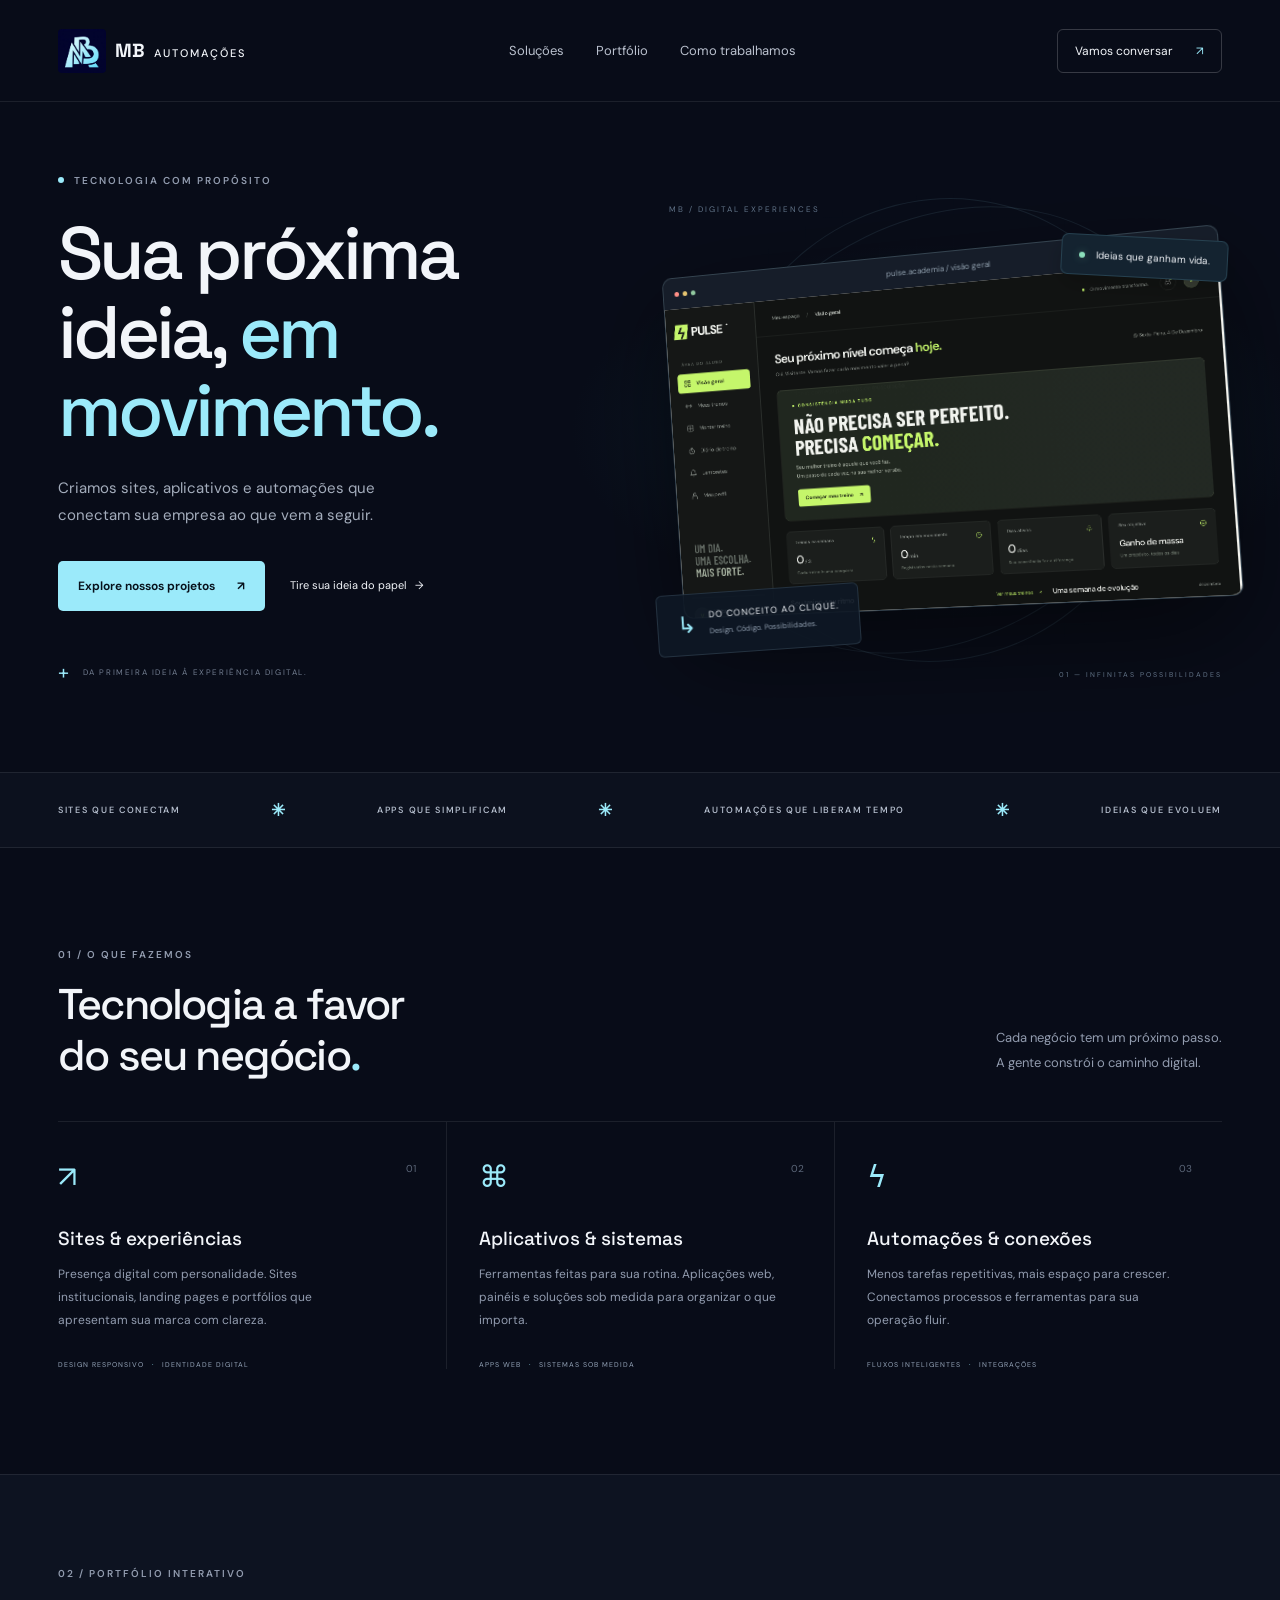
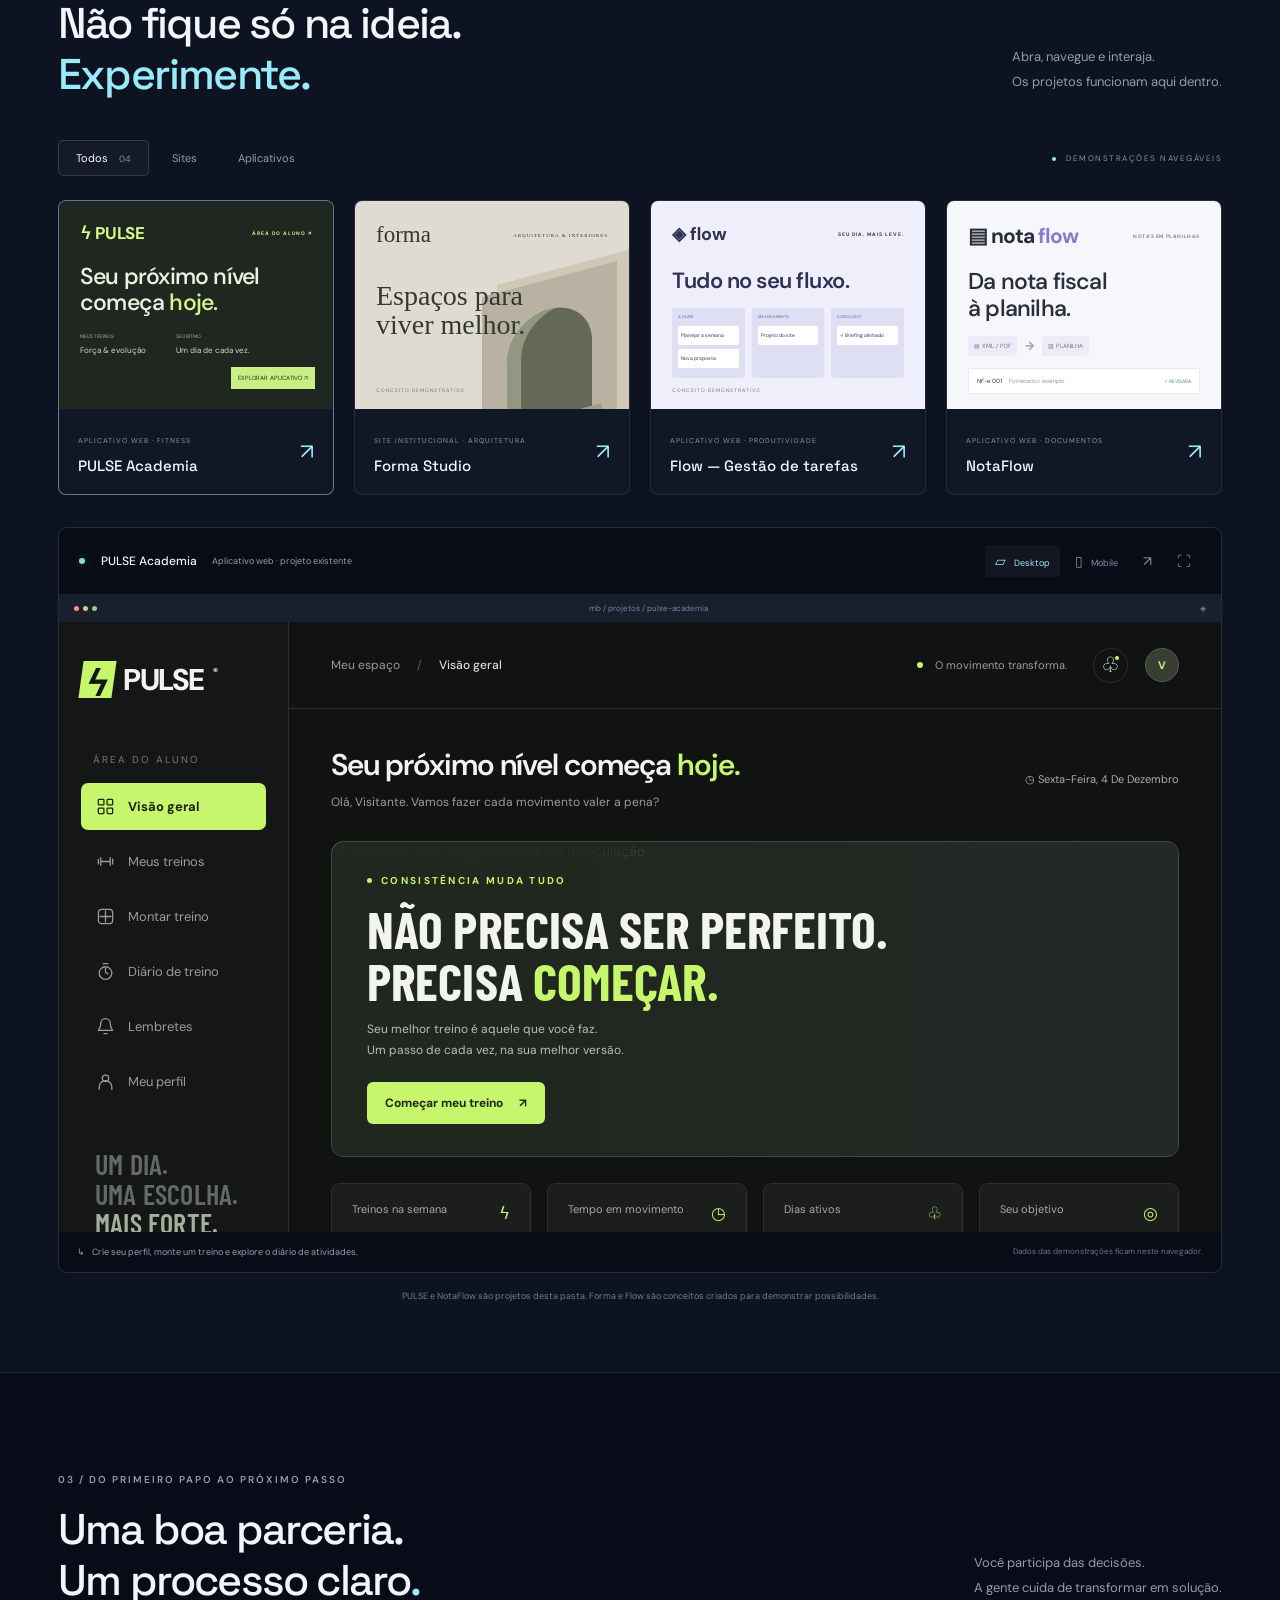
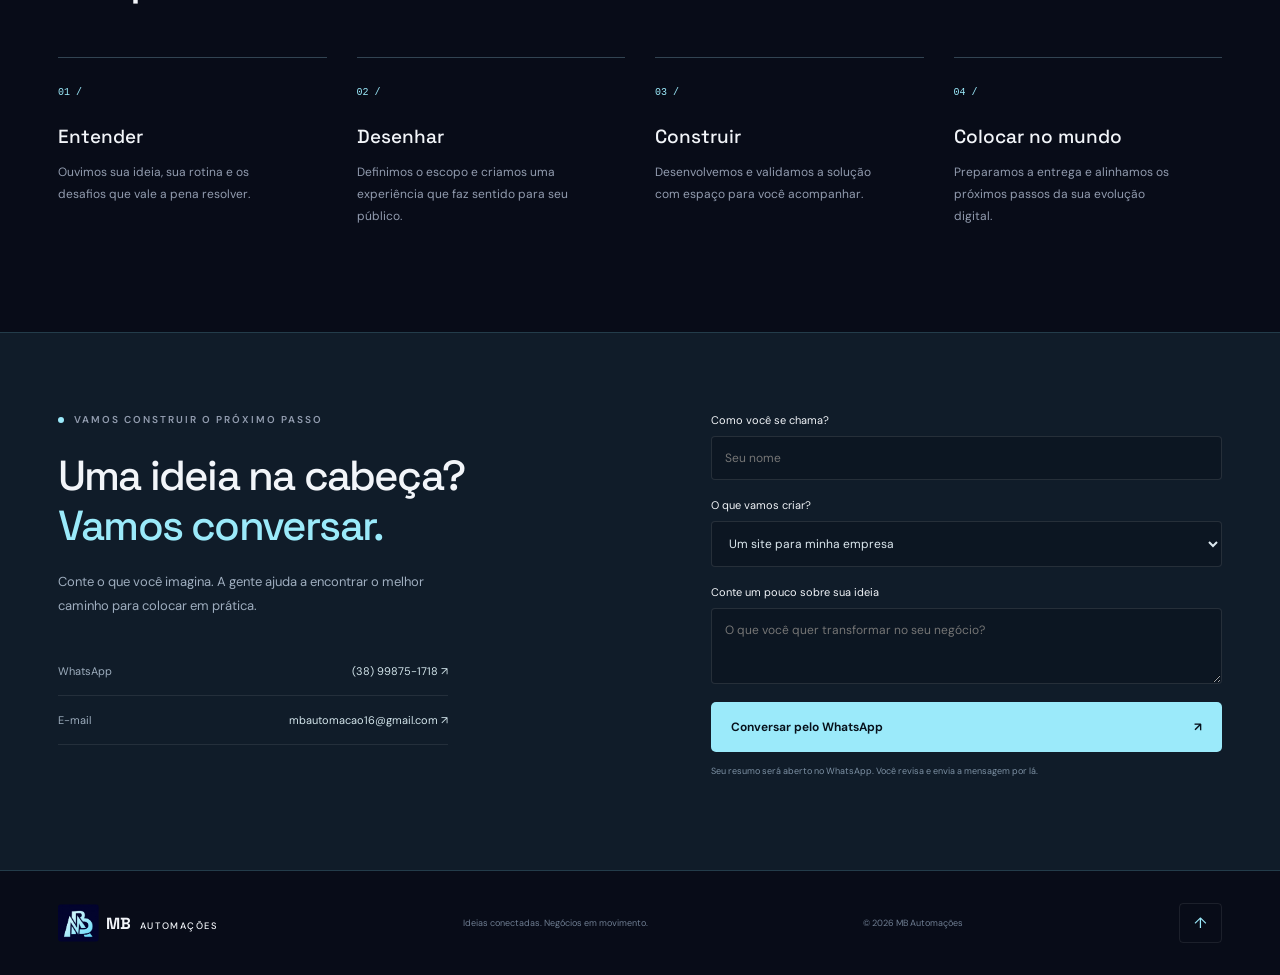
<file: index.html>
<!doctype html>
<html lang="pt-BR"><head><meta charset="UTF-8"><meta name="viewport" content="width=device-width,initial-scale=1"><meta name="theme-color" content="#070b18"><meta name="description" content="MB Automações: sites, aplicativos e automações para tirar sua ideia do papel. Explore nosso portfólio interativo e converse sobre seu projeto."><title>MB Automações — Sua próxima ideia, em movimento.</title><link rel="icon" href="assets/mb-logo.jpeg"><link rel="stylesheet" href="style.css"></head><body>
<header class="header"><a class="brand" href="#inicio" aria-label="MB Automações início"><img src="assets/mb-logo.jpeg" alt=""><span>MB<span class="brand-light"> AUTOMAÇÕES</span></span></a><nav aria-label="Navegação principal"><a href="#solucoes">Soluções</a><a href="#portfolio">Portfólio</a><a href="#processo">Como trabalhamos</a></nav><a class="nav-cta" href="#contato">Vamos conversar <span>↗</span></a><button class="menu" aria-label="Abrir navegação" aria-expanded="false">☰</button></header>
<main><section class="hero wrap" id="inicio"><div class="hero-copy"><div class="eyebrow"><i></i> TECNOLOGIA COM PROPÓSITO</div><h1>Sua próxima<br>ideia, <span>em<br>movimento.</span></h1><p>Criamos sites, aplicativos e automações que conectam sua empresa ao que vem a seguir.</p><div class="hero-actions"><a class="button primary" href="#portfolio">Explore nossos projetos <span>↗</span></a><a class="plain-link" href="#contato">Tire sua ideia do papel <span>→</span></a></div><div class="hero-foot"><span class="tiny-cross">+</span> DA PRIMEIRA IDEIA À EXPERIÊNCIA DIGITAL.</div></div><div class="hero-art" aria-label="Prévia do aplicativo PULSE Academia"><div class="art-grid"></div><div class="orbit orbit-one"></div><div class="orbit orbit-two"></div><span class="art-coordinate">MB / DIGITAL EXPERIENCES</span><div class="floating-note"><span class="green-dot"></span> Ideias que ganham vida.</div><div class="hero-browser"><div class="browser-top"><span class="traffic"><i></i><i></i><i></i></span><span>pulse.academia / visão geral</span><span>↗</span></div><div class="hero-frame"><iframe src="demos/pulse/index.html" tabindex="-1" title="Prévia visual PULSE Academia" loading="eager"></iframe></div></div><div class="art-tag"><span>↳</span><div>DO CONCEITO AO CLIQUE.<small>Design. Código. Possibilidades.</small></div></div><div class="art-index">01 — INFINITAS POSSIBILIDADES</div></div></section>
<div class="specialties"><div class="wrap"><span>SITES QUE CONECTAM</span><b>✳</b><span>APPS QUE SIMPLIFICAM</span><b>✳</b><span>AUTOMAÇÕES QUE LIBERAM TEMPO</span><b>✳</b><span>IDEIAS QUE EVOLUEM</span></div></div>
<section class="section wrap" id="solucoes"><div class="section-top"><div><div class="eyebrow">01 / O QUE FAZEMOS</div><h2>Tecnologia a favor<br>do seu negócio<span>.</span></h2></div><p>Cada negócio tem um próximo passo.<br>A gente constrói o caminho digital.</p></div><div class="services"><article><div class="service-icon">↗</div><span class="service-number">01</span><h3>Sites & experiências</h3><p>Presença digital com personalidade. Sites institucionais, landing pages e portfólios que apresentam sua marca com clareza.</p><div class="service-tags">DESIGN RESPONSIVO <span>·</span> IDENTIDADE DIGITAL</div></article><article><div class="service-icon">⌘</div><span class="service-number">02</span><h3>Aplicativos & sistemas</h3><p>Ferramentas feitas para sua rotina. Aplicações web, painéis e soluções sob medida para organizar o que importa.</p><div class="service-tags">APPS WEB <span>·</span> SISTEMAS SOB MEDIDA</div></article><article><div class="service-icon">ϟ</div><span class="service-number">03</span><h3>Automações & conexões</h3><p>Menos tarefas repetitivas, mais espaço para crescer. Conectamos processos e ferramentas para sua operação fluir.</p><div class="service-tags">FLUXOS INTELIGENTES <span>·</span> INTEGRAÇÕES</div></article></div></section>
<section class="portfolio-section" id="portfolio"><div class="wrap"><div class="section-top"><div><div class="eyebrow">02 / PORTFÓLIO INTERATIVO</div><h2>Não fique só na ideia.<br><span>Experimente.</span></h2></div><p>Abra, navegue e interaja.<br>Os projetos funcionam aqui dentro.</p></div><div class="portfolio-toolbar"><div class="filters" role="group" aria-label="Filtrar projetos"><button class="active" data-filter="todos" aria-pressed="true">Todos <small>04</small></button><button data-filter="sites" aria-pressed="false">Sites</button><button data-filter="apps" aria-pressed="false">Aplicativos</button></div><span class="demo-label"><i></i> DEMONSTRAÇÕES NAVEGÁVEIS</span></div><div class="projects"><button class="project-card pulse selected" data-project="pulse" data-category="apps" aria-pressed="true"><div class="project-thumb"><div class="thumb-top">ϟ PULSE <span>ÁREA DO ALUNO ↗</span></div><div class="pulse-thumb-copy">Seu próximo nível<br>começa <em>hoje.</em></div><div class="thumb-stats"><span>MEUS TREINOS<strong>Força & evolução</strong></span><span>SEU RITMO<strong>Um dia de cada vez.</strong></span></div><div class="thumb-pill">EXPLORAR APLICATIVO ↗</div></div><div class="project-caption"><div><small>APLICATIVO WEB · FITNESS</small><h3>PULSE Academia</h3></div><span>↗</span></div></button><button class="project-card arquitetura" data-project="forma" data-category="sites" aria-pressed="false"><div class="project-thumb"><div class="thumb-top">forma<span>ARQUITETURA & INTERIORES</span></div><div class="architecture-shape"><i></i><b></b></div><div class="forma-thumb-copy">Espaços para<br>viver melhor.</div><div class="concept">CONCEITO DEMONSTRATIVO</div></div><div class="project-caption"><div><small>SITE INSTITUCIONAL · ARQUITETURA</small><h3>Forma Studio</h3></div><span>↗</span></div></button><button class="project-card flow" data-project="flow" data-category="apps" aria-pressed="false"><div class="project-thumb"><div class="thumb-top">◈ flow<span>SEU DIA, MAIS LEVE.</span></div><div class="flow-title">Tudo no seu fluxo.</div><div class="kanban-mini"><div><small>A FAZER</small><i>Planejar a semana</i><i>Nova proposta</i></div><div><small>EM ANDAMENTO</small><i>Projeto do site</i></div><div><small>CONCLUÍDO</small><i>✓ Briefing alinhado</i></div></div><div class="concept">CONCEITO DEMONSTRATIVO</div></div><div class="project-caption"><div><small>APLICATIVO WEB · PRODUTIVIDADE</small><h3>Flow — Gestão de tarefas</h3></div><span>↗</span></div></button><button class="project-card notaflow" data-project="notaflow" data-category="apps" aria-pressed="false"><div class="project-thumb"><div class="thumb-top">▤ nota<span class="notaflow-word">flow</span><span class="notaflow-label">NOTAS EM PLANILHAS</span></div><div class="notaflow-thumb-copy">Da nota fiscal<br>à planilha.</div><div class="notaflow-pipeline"><span>▤ XML / PDF</span><b>→</b><span>▥ PLANILHA</span></div><div class="notaflow-sample"><span>NF-e 001 <i>Fornecedor exemplo</i></span><strong>✓ REVISADA</strong></div></div><div class="project-caption"><div><small>APLICATIVO WEB · DOCUMENTOS</small><h3>NotaFlow</h3></div><span>↗</span></div></button></div>
<div class="playground"><div class="playground-head"><div class="selected-project"><span class="green-dot"></span><strong id="preview-name">PULSE Academia</strong><small id="preview-kind">Aplicativo web · projeto existente</small></div><div class="preview-actions"><button class="device active" data-size="desktop" aria-label="Visualização desktop" aria-pressed="true">▱ <span>Desktop</span></button><button class="device" data-size="mobile" aria-label="Visualização celular" aria-pressed="false">▯ <span>Mobile</span></button><a id="open-project" href="demos/pulse/index.html" target="_blank" rel="noopener" aria-label="Abrir projeto em nova aba">↗</a><button id="fullscreen" aria-label="Ampliar demonstração">⛶</button></div></div><div class="preview-address"><span class="traffic"><i></i><i></i><i></i></span><span id="preview-address">mb / projetos / pulse-academia</span><span>◈</span></div><div class="iframe-stage"><iframe id="project-frame" src="demos/pulse/index.html" title="Demonstração interativa: PULSE Academia" loading="lazy" allow="fullscreen"></iframe></div><div class="playground-foot"><span>↳ <span id="preview-tip">Crie seu perfil, monte um treino e explore o diário de atividades.</span></span><small>Dados das demonstrações ficam neste navegador.</small></div></div><p class="portfolio-note">PULSE e NotaFlow são projetos desta pasta. Forma e Flow são conceitos criados para demonstrar possibilidades.</p></div></section>
<section class="section wrap" id="processo"><div class="section-top"><div><div class="eyebrow">03 / DO PRIMEIRO PAPO AO PRÓXIMO PASSO</div><h2>Uma boa parceria.<br>Um processo claro<span>.</span></h2></div><p>Você participa das decisões.<br>A gente cuida de transformar em solução.</p></div><div class="process"><article><span>01 /</span><h3>Entender</h3><p>Ouvimos sua ideia, sua rotina e os desafios que vale a pena resolver.</p></article><article><span>02 /</span><h3>Desenhar</h3><p>Definimos o escopo e criamos uma experiência que faz sentido para seu público.</p></article><article><span>03 /</span><h3>Construir</h3><p>Desenvolvemos e validamos a solução com espaço para você acompanhar.</p></article><article><span>04 /</span><h3>Colocar no mundo</h3><p>Preparamos a entrega e alinhamos os próximos passos da sua evolução digital.</p></article></div></section>
<section class="contact-section" id="contato"><div class="wrap contact-grid"><div><div class="eyebrow"><i></i> VAMOS CONSTRUIR O PRÓXIMO PASSO</div><h2>Uma ideia na cabeça?<br><span>Vamos conversar.</span></h2><p>Conte o que você imagina. A gente ajuda a encontrar o melhor caminho para colocar em prática.</p><a class="contact-link" href="https://wa.me/5538998751718" target="_blank" rel="noopener">WhatsApp <span>(38) 99875-1718 ↗</span></a><a class="contact-link" href="mailto:mbautomacao16@gmail.com">E-mail <span>mbautomacao16@gmail.com ↗</span></a></div><form id="brief-form"><label>Como você se chama?<input name="name" placeholder="Seu nome" autocomplete="name" maxlength="100" required></label><label>O que vamos criar?<select name="service"><option>Um site para minha empresa</option><option>Um aplicativo ou sistema</option><option>Uma automação</option><option>Quero entender as possibilidades</option></select></label><label>Conte um pouco sobre sua ideia<textarea name="idea" placeholder="O que você quer transformar no seu negócio?" rows="3" maxlength="2500" required></textarea></label><button class="button primary" type="submit">Conversar pelo WhatsApp <span>↗</span></button><small>Seu resumo será aberto no WhatsApp. Você revisa e envia a mensagem por lá.</small><p id="form-status" role="status"></p></form></div></section></main><footer class="wrap footer"><a class="brand" href="#inicio"><img src="assets/mb-logo.jpeg" alt=""><span>MB<span class="brand-light"> AUTOMAÇÕES</span></span></a><span>Ideias conectadas. Negócios em movimento.</span><small>© <span id="year">2026</span> MB Automações</small><a href="#inicio" aria-label="Voltar ao início">↑</a></footer><script src="app.js"></script></body></html>
</file>
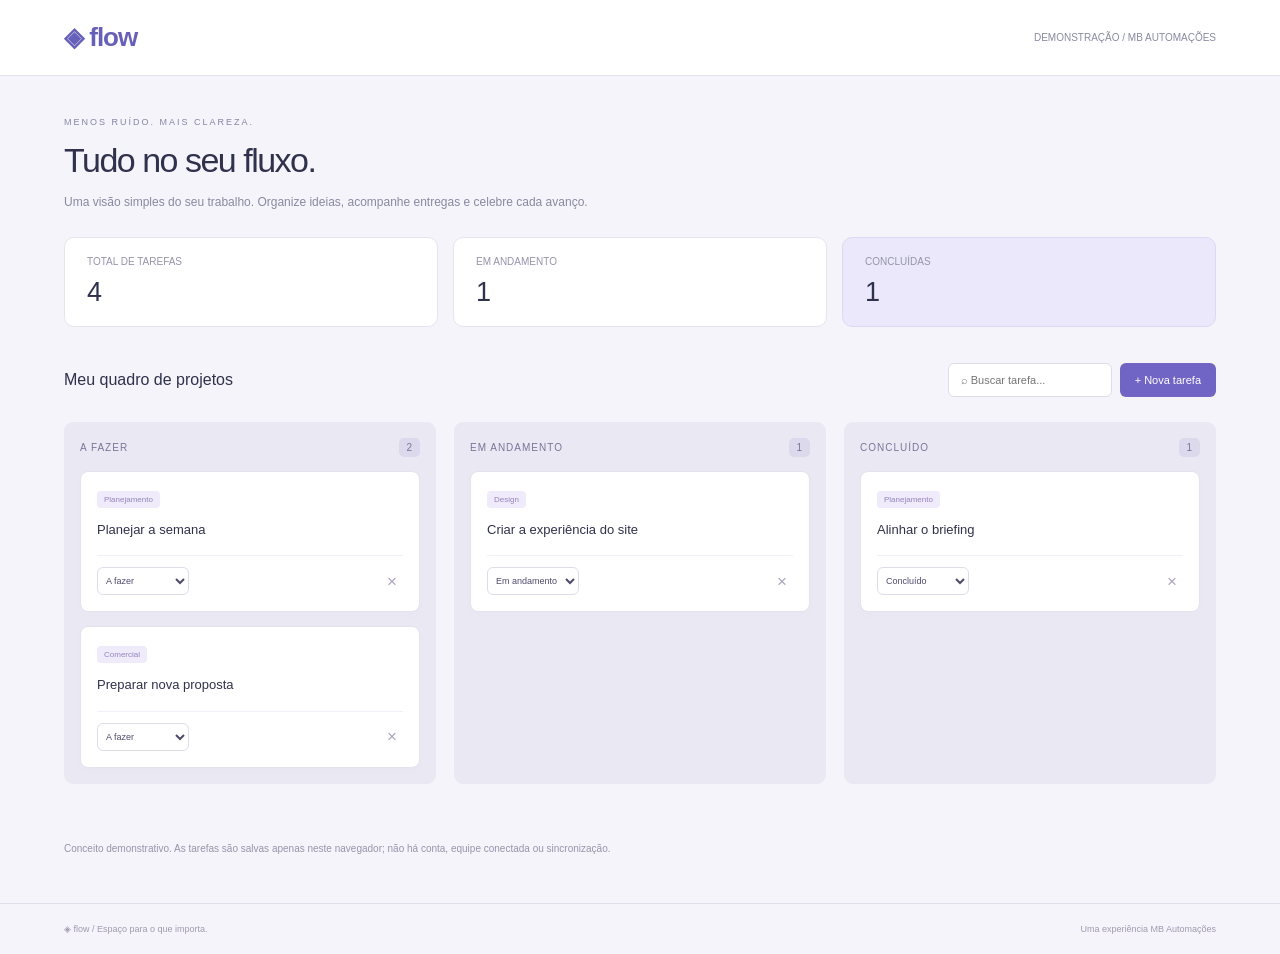
<file: demos/flow/index.html>
<!doctype html><html lang="pt-BR"><head><meta charset="utf-8"><meta name="viewport" content="width=device-width,initial-scale=1"><title>Flow — Gestão de tarefas | Demo</title><style>*{box-sizing:border-box}body{margin:0;font-family:Arial,sans-serif;background:#f4f4fa;color:#30314c}button,input,select{font:inherit}button{cursor:pointer}header{background:#fff;display:flex;justify-content:space-between;align-items:center;padding:22px 5%;border-bottom:1px solid #e3e3ef}.brand{font-size:26px;font-weight:700;letter-spacing:-1px;color:#6660b9}header small{font-size:10px;color:#8a89a1}main{padding:35px 5%}.eyebrow{font-size:9px;letter-spacing:2px;color:#8583a5}h1{font-size:34px;letter-spacing:-1.5px;font-weight:500;margin:12px 0}p{font-size:12px;color:#8a88a1;line-height:1.7}.stats{display:flex;gap:15px;margin:25px 0}.stat{background:#fff;border:1px solid #e6e5ef;border-radius:10px;padding:18px 22px;flex:1}.stat span{display:block;font-size:10px;color:#9693aa;margin-bottom:10px}.stat strong{font-size:27px;font-weight:500}.stat:last-child{background:#eae8fa;border-color:#ddd9f5}.toolbar{display:flex;justify-content:space-between;align-items:center;gap:15px;margin:30px 0 20px}.toolbar h2{font-size:16px;font-weight:500}.toolbar>div{display:flex;gap:8px}input,select{background:#fff;border:1px solid #dedce9;padding:10px 12px;border-radius:6px;font-size:11px;color:#4f4b6b}input:focus,select:focus{outline:2px solid #b5ace9}.btn{background:#7064c5;color:white;padding:11px 15px;border:0;border-radius:6px;font-size:11px}.btn.secondary{background:#edeaf9;color:#71649c}.board{display:grid;grid-template-columns:repeat(3,1fr);gap:18px}.column{padding:16px;background:#eae9f3;border-radius:9px;min-height:250px}.column-title{font-size:10px;letter-spacing:1px;color:#7a749b;display:flex;justify-content:space-between;align-items:center}.count{border-radius:5px;background:#dcd9ed;padding:4px 7px}.task{background:#fff;border:1px solid #e5e2f0;box-shadow:0 3px 7px #4d3b8905;border-radius:8px;padding:16px;margin-top:14px}.tag{font-size:8px;background:#efebfa;color:#9482bd;padding:4px 7px;border-radius:4px;display:inline-block}.task h3{font-size:13px;font-weight:500;line-height:1.5;margin:12px 0 16px;overflow-wrap:anywhere}.task-bottom{border-top:1px solid #f1eff7;padding-top:11px;display:flex;justify-content:space-between;align-items:center;gap:8px}.task select{font-size:9px;padding:7px 4px;max-width:calc(100% - 30px)}.delete{background:transparent;border:0;color:#aaa1bc;font-size:17px;line-height:1}.empty{font-size:11px;color:#9990ac;text-align:center;line-height:1.8;padding:35px 5px}.note{font-size:10px;margin-top:25px;color:#9993ab;line-height:1.8}dialog{border:1px solid #dfd9f3;border-radius:14px;padding:25px;width:420px;max-width:calc(100% - 28px);color:#48415e}dialog::backdrop{background:#28213c80}dialog h2{font-size:21px;margin-top:0}.dialog-head{display:flex;justify-content:space-between}.dialog-head button{border:0;background:none;font-size:22px;color:#a59bb7}label{display:block;font-size:11px;margin:15px 0}dialog input,dialog select{display:block;width:100%;margin-top:9px;padding:13px}.dialog-actions{display:flex;justify-content:flex-end;gap:8px;margin-top:22px}#status{font-size:11px;color:#8073b1;min-height:16px;margin-top:15px}footer{padding:20px 5%;border-top:1px solid #e1ddeb;font-size:9px;color:#a199af;display:flex;justify-content:space-between}@media(max-width:600px){header{padding:18px}.stats{gap:8px}.stat{padding:15px 12px}.stat span{font-size:8px}.stat strong{font-size:22px}main{padding:25px 18px}h1{font-size:29px}.toolbar{align-items:flex-start;flex-direction:column}.toolbar>div{width:100%}#search{width:100%;min-width:0}.btn{white-space:nowrap}.board{grid-template-columns:1fr}.column{min-height:130px}.task h3{font-size:14px}footer{gap:15px;line-height:1.6}}button:focus-visible{outline:2px solid #8a76da;outline-offset:3px}</style></head><body><header><div class="brand">◈ flow</div><small>DEMONSTRAÇÃO / MB AUTOMAÇÕES</small></header><main><span class="eyebrow">MENOS RUÍDO. MAIS CLAREZA.</span><h1>Tudo no seu fluxo.</h1><p>Uma visão simples do seu trabalho. Organize ideias, acompanhe entregas e celebre cada avanço.</p><div class="stats"><div class="stat"><span>TOTAL DE TAREFAS</span><strong id="total">0</strong></div><div class="stat"><span>EM ANDAMENTO</span><strong id="doing">0</strong></div><div class="stat"><span>CONCLUÍDAS</span><strong id="done">0</strong></div></div><div class="toolbar"><h2>Meu quadro de projetos</h2><div><input id="search" aria-label="Buscar tarefas" placeholder="⌕ Buscar tarefa..."><button class="btn" id="add">+ Nova tarefa</button></div></div><div class="board" id="board"></div><div id="status" role="status"></div><p class="note">Conceito demonstrativo. As tarefas são salvas apenas neste navegador; não há conta, equipe conectada ou sincronização.</p></main><footer><span>◈ flow / Espaço para o que importa.</span><span>Uma experiência MB Automações</span></footer><dialog id="dialog"><form id="task-form"><div class="dialog-head"><h2>Um novo passo.</h2><button type="button" id="close" aria-label="Fechar">×</button></div><label>O que precisa ser feito?<input name="title" id="title" maxlength="150" required placeholder="Ex.: Preparar a nova proposta"></label><label>Categoria<select name="category"><option>Planejamento</option><option>Design</option><option>Desenvolvimento</option><option>Comercial</option></select></label><label>Etapa<select name="stage"><option value="todo">A fazer</option><option value="doing">Em andamento</option><option value="done">Concluído</option></select></label><div class="dialog-actions"><button type="button" class="btn secondary" id="cancel">Cancelar</button><button type="submit" class="btn">Criar tarefa ↗</button></div></form></dialog><script src="app.js"></script></body></html>
</file>
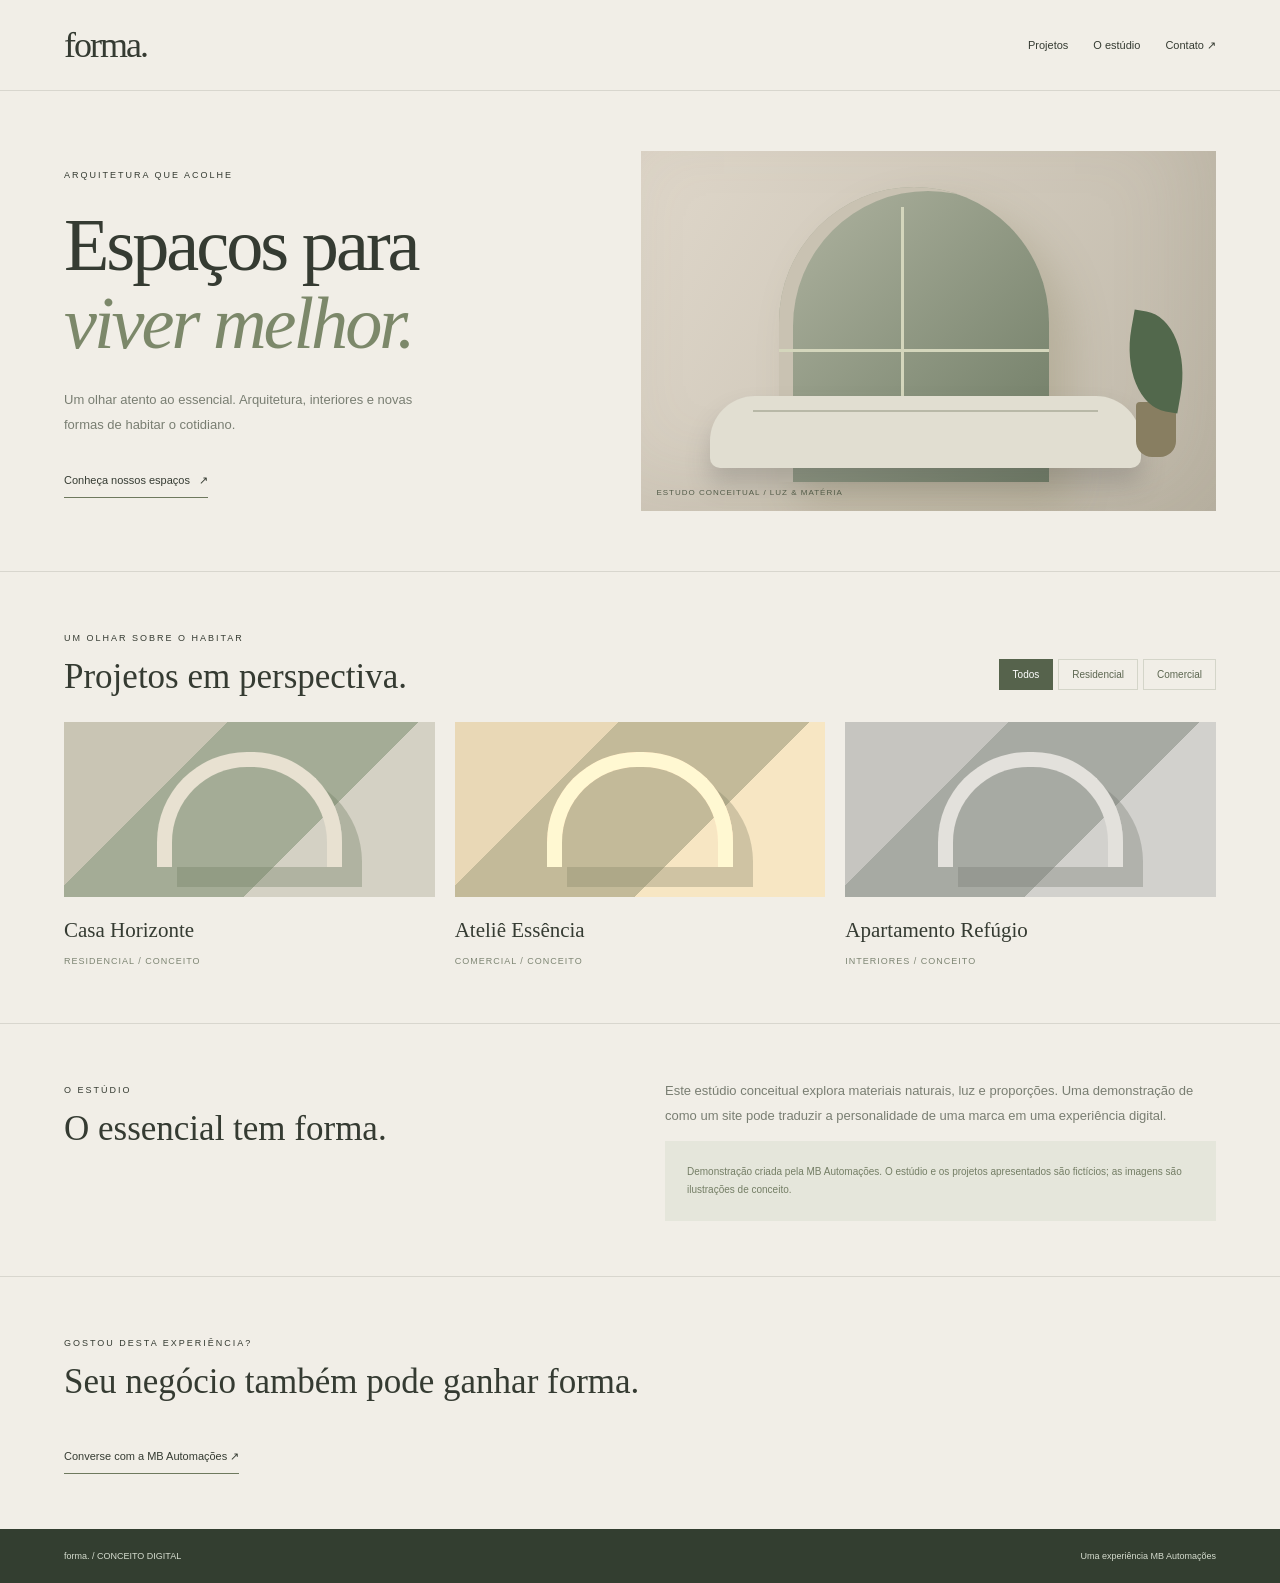
<file: demos/forma/index.html>
<!doctype html><html lang="pt-BR"><head><meta charset="utf-8"><meta name="viewport" content="width=device-width, initial-scale=1"><title>Forma Studio — Demonstração</title><style>*{box-sizing:border-box}html{scroll-behavior:smooth;scroll-padding-top:20px}body{margin:0;background:#f1eee7;color:#353b32;font-family:Arial,sans-serif}a{color:inherit;text-decoration:none}button{cursor:pointer;font:inherit}header{display:flex;justify-content:space-between;align-items:center;padding:24px 5%;border-bottom:1px solid #383c3322}.logo{font-family:Georgia,serif;font-size:36px;letter-spacing:-2px}nav{display:flex;gap:25px;font-size:11px}.hero{display:grid;grid-template-columns:1fr 1.1fr;padding:60px 5%;gap:55px;align-items:center}.label{font-size:9px;letter-spacing:2px;text-transform:uppercase}h1{font:normal clamp(45px,5.8vw,76px)/1.05 Georgia,serif;letter-spacing:-3px;margin:25px 0}h1 em{color:#7c886a;font-weight:normal}p{font-size:13px;line-height:1.9;color:#797e72;max-width:360px}.link{display:inline-block;margin-top:23px;border-bottom:1px solid #6e795e;padding-bottom:10px;font-size:11px}.room{min-height:360px;position:relative;background:linear-gradient(120deg,#dfd7ca,#bfb8a9);overflow:hidden;box-shadow:inset -30px -30px 80px #7b735722}.arch{position:absolute;width:47%;height:82%;left:24%;top:10%;background:linear-gradient(135deg,#b0b4a1,#6e7b64);border-radius:160px 160px 0 0;box-shadow:inset 14px 4px 0 #c9c2b2,20px 20px 40px #7e775344}.arch:before{content:'';position:absolute;inset:20px 45%;background:#d4d6bc;width:3px}.arch:after{content:'';position:absolute;top:55%;width:100%;height:3px;background:#d4d6bc}.bench{position:absolute;bottom:12%;left:12%;width:75%;height:20%;border-radius:45px 45px 10px 10px;background:#e1ded1;box-shadow:0 16px 25px #5554}.bench:after{content:'';position:absolute;top:20%;left:10%;width:80%;height:2px;background:#b8b8a7}.pot{position:absolute;right:7%;bottom:15%;width:40px;height:55px;background:#887e61;border-radius:4px 4px 16px 16px}.pot:before{content:'';position:absolute;width:60px;height:95px;bottom:48px;left:-10px;background:#52684c;border-radius:0 80% 0 80%;transform:rotate(10deg)}.image-note{position:absolute;left:15px;bottom:14px;font-size:8px;color:#535c49;letter-spacing:1px}.section{padding:55px 5%;border-top:1px solid #383c3322}.heading{display:flex;justify-content:space-between;align-items:center;gap:20px}h2{font:normal 35px Georgia,serif;margin:12px 0 25px}.filters{display:flex;gap:5px}.filters button{border:1px solid #d4d5c9;background:none;padding:9px 13px;font-size:10px;color:#5c6650}.filters button.active{background:#56634c;color:white;border-color:#56634c}.projects{display:grid;grid-template-columns:repeat(3,1fr);gap:20px}.project-art{height:175px;background:linear-gradient(135deg,#c9c5b4 30%,#a4ac96 30%,#a4ac96 65%,#d4d1c4 65%);position:relative;overflow:hidden}.project-art:after{content:'';position:absolute;inset:30px 25%;border:15px solid #e8e1d1;border-bottom:0;border-radius:90px 90px 0 0;box-shadow:20px 20px #737f6560}.project:nth-child(2) .project-art{filter:sepia(.5);transform:none}.project:nth-child(3) .project-art{filter:grayscale(.7)}.project h3{font:normal 21px Georgia,serif;margin-bottom:7px}.project small{font-size:9px;letter-spacing:1px;color:#7d8573}.project[hidden]{display:none}.about{display:grid;grid-template-columns:1fr 1fr;gap:50px}.about p{max-width:100%;margin-top:0}.note{background:#e5e6db;padding:22px;font-size:10px;line-height:1.8;color:#747e65}footer{display:flex;justify-content:space-between;padding:22px 5%;font-size:9px;background:#333e30;color:#d6ddcf}@media(max-width:600px){header{padding:20px}nav{gap:13px;font-size:9px}.hero{grid-template-columns:1fr;padding:35px 20px;gap:30px}h1{font-size:52px}.room{min-height:300px}.section{padding:35px 20px}.heading{display:block}.filters{margin-bottom:25px}.projects{grid-template-columns:1fr}.about{grid-template-columns:1fr;gap:15px}h2{font-size:30px}footer{gap:20px;line-height:1.6}}@media(prefers-reduced-motion:reduce){html{scroll-behavior:auto}}</style></head><body><header><a class="logo" href="#">forma.</a><nav><a href="#projetos">Projetos</a><a href="#estudio">O estúdio</a><a href="#contato">Contato ↗</a></nav></header><main><section class="hero"><div><span class="label">ARQUITETURA QUE ACOLHE</span><h1>Espaços para<br><em>viver melhor.</em></h1><p>Um olhar atento ao essencial. Arquitetura, interiores e novas formas de habitar o cotidiano.</p><a class="link" href="#projetos">Conheça nossos espaços &nbsp; ↗</a></div><div class="room" role="img" aria-label="Ilustração conceitual de interior com janela em arco e sofá"><div class="arch"></div><div class="bench"></div><div class="pot"></div><span class="image-note">ESTUDO CONCEITUAL / LUZ & MATÉRIA</span></div></section><section class="section" id="projetos"><div class="heading"><div><span class="label">UM OLHAR SOBRE O HABITAR</span><h2>Projetos em perspectiva.</h2></div><div class="filters" aria-label="Tipos de projeto"><button class="active" data-filter="todos" aria-pressed="true">Todos</button><button data-filter="residencial" aria-pressed="false">Residencial</button><button data-filter="comercial" aria-pressed="false">Comercial</button></div></div><div class="projects"><article class="project" data-type="residencial"><div class="project-art"></div><h3>Casa Horizonte</h3><small>RESIDENCIAL / CONCEITO</small></article><article class="project" data-type="comercial"><div class="project-art"></div><h3>Ateliê Essência</h3><small>COMERCIAL / CONCEITO</small></article><article class="project" data-type="residencial"><div class="project-art"></div><h3>Apartamento Refúgio</h3><small>INTERIORES / CONCEITO</small></article></div></section><section class="section about" id="estudio"><div><span class="label">O ESTÚDIO</span><h2>O essencial tem forma.</h2></div><div><p>Este estúdio conceitual explora materiais naturais, luz e proporções. Uma demonstração de como um site pode traduzir a personalidade de uma marca em uma experiência digital.</p><div class="note">Demonstração criada pela MB Automações. O estúdio e os projetos apresentados são fictícios; as imagens são ilustrações de conceito.</div></div></section><section class="section" id="contato"><span class="label">GOSTOU DESTA EXPERIÊNCIA?</span><h2>Seu negócio também pode ganhar forma.</h2><a class="link" href="https://wa.me/5538998751718?text=Ol%C3%A1!%20Gostei%20do%20conceito%20Forma%20e%20quero%20conversar%20sobre%20um%20site." target="_blank" rel="noopener">Converse com a MB Automações ↗</a></section></main><footer><span>forma. / CONCEITO DIGITAL</span><span>Uma experiência MB Automações</span></footer><script>document.querySelectorAll('[data-filter]').forEach(b=>b.onclick=()=>{document.querySelectorAll('[data-filter]').forEach(x=>{x.classList.toggle('active',x===b);x.setAttribute('aria-pressed',x===b)});document.querySelectorAll('[data-type]').forEach(p=>p.hidden=b.dataset.filter!=='todos'&&p.dataset.type!==b.dataset.filter)});</script></body></html>
</file>
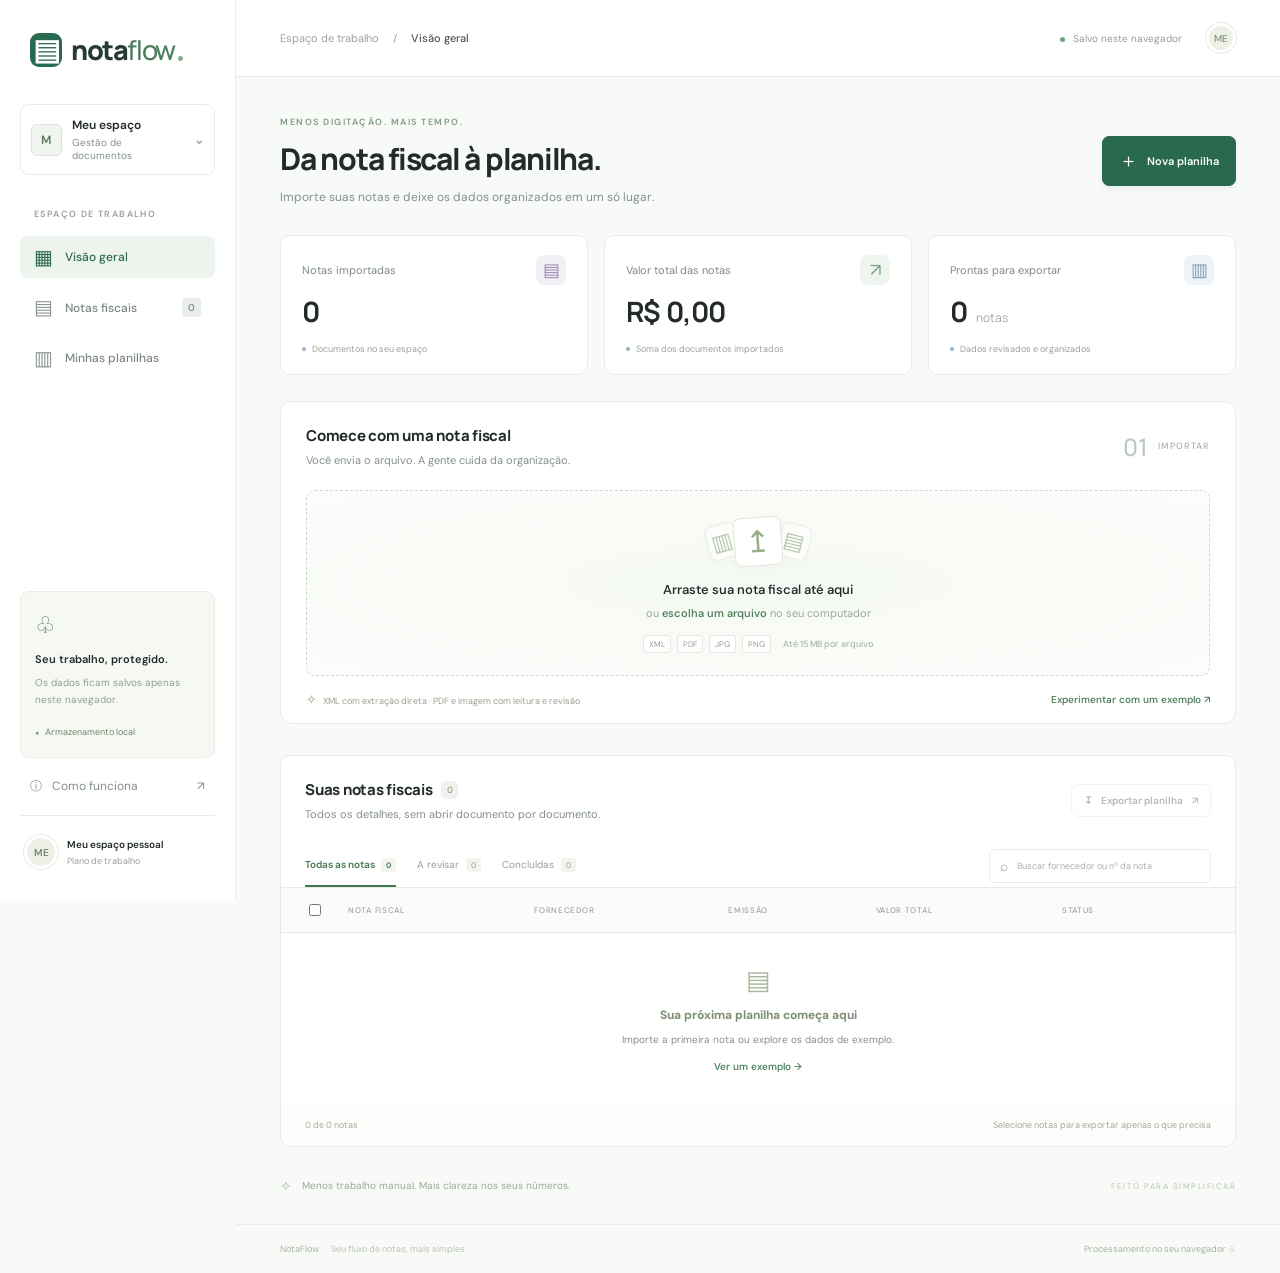
<file: demos/notaflow/index.html>
<!doctype html><html lang="pt-BR"><head><meta charset="UTF-8"><meta name="viewport" content="width=device-width,initial-scale=1"><title>NotaFlow · Notas em planilhas</title><meta name="description" content="Da nota fiscal à planilha. Importe, confira e organize seus documentos em um só lugar."><link rel="preconnect" href="https://fonts.googleapis.com"><link href="https://fonts.googleapis.com/css2?family=DM+Sans:wght@400;450;500;550;600;650;700&family=Manrope:wght@400;500;600;650;700;750;800&display=swap" rel="stylesheet"><link rel="stylesheet" href="style.css"></head><body>
<aside class="sidebar"><a class="brand" href="./"><span class="brand-icon">▤</span>nota<span>flow</span><i></i></a><div class="workspace"><span class="workspace-icon">M</span><div>Meu espaço<small>Gestão de documentos</small></div><span class="chevron">⌄</span></div><div class="nav-label">ESPAÇO DE TRABALHO</div><nav><button class="active" data-view="all"><span>▦</span>Visão geral</button><button data-view="notes"><span>▤</span>Notas fiscais <b id="nav-count">0</b></button><button data-view="sheets"><span>▥</span>Minhas planilhas</button></nav><div class="sidebar-bottom"><div class="local-card"><span class="lock-icon">♧</span><strong>Seu trabalho, protegido.</strong><p>Os dados ficam salvos apenas neste navegador.</p><span class="local-dot">Armazenamento local</span></div><button class="help-button" id="help">ⓘ <span>Como funciona</span> ↗</button><div class="profile"><div class="avatar">ME</div><div>Meu espaço pessoal<small>Plano de trabalho</small></div></div></div></aside>
<div class="app"><header><div class="breadcrumb">Espaço de trabalho <span>/</span><b id="crumb">Visão geral</b></div><div class="header-right"><span class="saved"><i></i> Salvo neste navegador</span><div class="avatar small">ME</div></div></header>
<main><section class="page-heading"><div><div class="eyebrow">MENOS DIGITAÇÃO. MAIS TEMPO.</div><h1 id="page-title">Da nota fiscal à planilha.</h1><p id="page-description">Importe suas notas e deixe os dados organizados em um só lugar.</p></div><button class="btn dark" id="new-sheet"><span>＋</span> Nova planilha</button></section>
<section class="stats"><div class="stat"><div class="stat-top">Notas importadas <span class="stat-icon purple">▤</span></div><strong id="total-notes">0</strong><small><i class="dot purple-bg"></i>Documentos no seu espaço</small></div><div class="stat"><div class="stat-top">Valor total das notas <span class="stat-icon green">↗</span></div><strong id="total-value">R$ 0,00</strong><small><i class="dot green-bg"></i>Soma dos documentos importados</small></div><div class="stat"><div class="stat-top">Prontas para exportar <span class="stat-icon blue">▥</span></div><strong id="total-ready">0 <em>notas</em></strong><small><i class="dot blue-bg"></i>Dados revisados e organizados</small></div></section>
<section id="import-section" class="import-card"><div class="section-title"><div><h2>Comece com uma nota fiscal</h2><p>Você envia o arquivo. A gente cuida da organização.</p></div><span class="step-label">01 <span>IMPORTAR</span></span></div><div class="dropzone" id="dropzone"><div class="upload-art"><span class="mini-sheet">▥</span><span class="upload-main">↥</span><span class="mini-doc">▤</span></div><h3>Arraste sua nota fiscal até aqui</h3><p>ou <button class="text-link" id="choose-file">escolha um arquivo</button> no seu computador</p><div class="formats"><span>XML</span><span>PDF</span><span>JPG</span><span>PNG</span><i>Até 15 MB por arquivo</i></div><input type="file" id="file-input" accept=".xml,.pdf,.png,.jpg,.jpeg" multiple hidden></div><div class="import-footer"><span><i>✧</i> XML com extração direta · PDF e imagem com leitura e revisão</span><button class="text-link" id="example">Experimentar com um exemplo ↗</button></div><div id="progress" role="status" hidden></div></section>
<section class="records"><div class="records-heading"><div><h2 id="records-title">Suas notas fiscais <span id="record-badge">0</span></h2><p>Todos os detalhes, sem abrir documento por documento.</p></div><button class="btn export" id="export-all"><span>↧</span> Exportar planilha <span>↗</span></button></div><div class="table-toolbar"><div class="tabs"><button class="selected" data-filter="all">Todas as notas <span id="tab-all">0</span></button><button data-filter="review">A revisar <span id="tab-review">0</span></button><button data-filter="ready">Concluídas <span id="tab-ready">0</span></button></div><div class="search-wrap"><span>⌕</span><input id="search" placeholder="Buscar fornecedor ou nº da nota" aria-label="Buscar notas"></div></div><div class="table-scroll"><table><thead><tr><th><input type="checkbox" id="select-all" aria-label="Selecionar todas"></th><th>NOTA FISCAL</th><th>FORNECEDOR</th><th>EMISSÃO</th><th>VALOR TOTAL</th><th>STATUS</th><th></th></tr></thead><tbody id="rows"></tbody></table></div><div id="empty-state" class="empty"><span>▤</span><h3>Sua próxima planilha começa aqui</h3><p>Importe a primeira nota ou explore os dados de exemplo.</p><button class="text-link" id="empty-example">Ver um exemplo →</button></div><div class="table-footer"><span id="table-count">Nenhuma nota importada</span><span id="selection-text">Selecione notas para exportar apenas o que precisa</span></div></section>
<section id="sheet-section" hidden></section><div class="bottom-note"><span>✧</span><p>Menos trabalho manual. Mais clareza nos seus números.</p><span>FEITO PARA SIMPLIFICAR</span></div></main><footer>NotaFlow <span>Seu fluxo de notas, mais simples.</span><span>Processamento no seu navegador ♧</span></footer></div>
<dialog id="editor"><form id="edit-form"><div class="modal-head"><div><div class="eyebrow">CONFERIR DOCUMENTO</div><h2>Detalhes da nota</h2></div><button type="button" class="icon-btn" id="close-editor" aria-label="Fechar">×</button></div><p class="modal-description" id="editor-description">Confira os dados antes de concluir.</p><div class="fields"><label>Número da nota<input name="number" required></label><label>Data de emissão<input name="date" type="date" required></label><label class="wide">Fornecedor / razão social<input name="supplier" required></label><label>CNPJ do fornecedor<input name="cnpj"></label><label>Valor total (R$)<input name="total" type="number" step="0.01" min="0" required></label><label class="wide">Destinatário<input name="recipient"></label><label class="wide">Chave de acesso<input name="key" maxlength="44"></label></div><div class="item-heading"><h3>Itens da nota</h3><button type="button" class="text-link" id="add-item">＋ Adicionar item</button></div><div class="item-scroll"><table class="items"><thead><tr><th>Descrição</th><th>Qtd.</th><th>Un.</th><th>Valor un.</th><th>Total</th><th></th></tr></thead><tbody id="items"></tbody></table></div><div class="editor-actions"><button type="button" class="btn danger" id="delete-note">Excluir nota</button><div><button type="button" class="btn" id="save-draft">Salvar para revisar</button><button class="btn dark" type="submit">✓ Concluir revisão</button></div></div></form></dialog>
<dialog id="help-dialog"><div class="modal-head"><h2>Da importação à planilha</h2><button class="icon-btn" id="close-help" aria-label="Fechar">×</button></div><div class="help-content"><p><b>01 · Importe</b><br>XML de NF-e tem extração estruturada de fornecedor, destinatário, valores e itens. PDF e imagens usam leitura de texto para sugerir dados e sempre precisam de revisão.</p><p><b>02 · Confira</b><br>Abra uma nota, corrija os campos e confira cada item. A leitura de PDFs e imagens pode não identificar todos os campos ou itens.</p><p><b>03 · Exporte</b><br>Baixe um arquivo Excel com abas de notas e itens ou CSV. Selecione linhas para exportar apenas algumas notas.</p><p class="help-tip">Dados salvos neste navegador. A leitura de PDF, OCR e exportação Excel carregam bibliotecas pela internet. Os arquivos são processados localmente. Limpar os dados do navegador apaga seu histórico.</p></div></dialog><div id="toast" role="status"></div><script src="app.js"></script></body></html>
</file>
<file: style.css>
@import url('https://fonts.googleapis.com/css2?family=DM+Sans:wght@400;450;500;550;600;650;700&family=Space+Grotesk:wght@400;500;600;700&display=swap');
:root{--bg:#080c18;--panel:#0e1423;--line:#ffffff15;--muted:#929caf;--cyan:#9beafa;--white:#f2f5f9}*{box-sizing:border-box}html{scroll-behavior:smooth;scroll-padding-top:100px}body{margin:0;background:var(--bg);color:var(--white);font-family:'DM Sans',sans-serif;font-size:15px}a{color:inherit;text-decoration:none}button,input,select,textarea{font:inherit}button,a{-webkit-tap-highlight-color:transparent}button{cursor:pointer}button:focus-visible,a:focus-visible,input:focus-visible,textarea:focus-visible,select:focus-visible{outline:2px solid var(--cyan);outline-offset:5px}button{color:inherit}h1,h2,h3,p{margin:0}h1,h2,h3,.brand{font-family:'Space Grotesk',sans-serif}::selection{background:var(--cyan);color:var(--bg)}.wrap{max-width:1320px;margin:auto;padding-left:58px;padding-right:58px}.header{height:102px;max-width:1440px;padding:0 58px;margin:auto;display:flex;align-items:center;justify-content:space-between;border-bottom:1px solid var(--line)}.brand{display:flex;align-items:center;gap:9px;font-size:19px;font-weight:700;letter-spacing:-.5px}.brand img{width:48px;height:44px;object-fit:cover;border-radius:4px}.brand-light{font-family:'DM Sans',sans-serif;font-size:11px;font-weight:500;letter-spacing:2px;margin-left:5px}.header nav{display:flex;gap:32px;font-size:13px;color:#bac1ce}.header nav a:hover,.plain-link:hover{color:var(--cyan)}.nav-cta{font-size:12px;border:1px solid #ffffff30;border-radius:6px;padding:13px 17px}.nav-cta span{margin-left:20px;color:var(--cyan)}.menu{display:none}.hero{display:grid;grid-template-columns:1fr 1fr;min-height:670px;align-items:center;padding-top:55px;padding-bottom:70px;gap:35px;overflow:hidden}.eyebrow{font-size:10px;letter-spacing:2px;font-weight:600;color:var(--muted);display:flex;align-items:center;gap:10px}.eyebrow i,.demo-label i{width:6px;height:6px;background:var(--cyan);border-radius:50%;display:inline-block}.hero h1{font-size:clamp(56px,5.8vw,82px);font-weight:500;line-height:1.06;letter-spacing:-4px;margin:28px 0 24px}.hero h1 span,h2>span{color:var(--cyan)}.hero-copy>p{color:#a4adbc;line-height:1.8;max-width:370px;font-size:15px}.hero-actions{display:flex;gap:25px;align-items:center;margin-top:32px}.button{display:inline-flex;justify-content:space-between;align-items:center;gap:22px;padding:17px 20px;border:0;border-radius:5px;font-size:12px;font-weight:650}.primary{background:var(--cyan);color:#07111b;transition:background .2s,transform .2s}.primary:hover{background:#c6f5ff;transform:translateY(-2px)}.plain-link{font-size:11px;line-height:1.6}.plain-link span{padding-left:6px}.hero-foot{font-size:8px;letter-spacing:1.6px;color:#737e91;margin-top:48px;display:flex;align-items:center;gap:12px}.tiny-cross{font-size:20px;color:var(--cyan)}.hero-art{height:500px;position:relative;display:flex;align-items:center;isolation:isolate}.hero-art:before{content:'';position:absolute;inset:10% -20%;background:radial-gradient(ellipse,#14495e55,transparent 66%);z-index:-1}.art-grid{position:absolute;inset:0;background-image:linear-gradient(#9beafa06 1px,transparent 1px),linear-gradient(90deg,#9beafa06 1px,transparent 1px);background-size:37px 37px;mask-image:radial-gradient(ellipse,#000,transparent 73%)}.orbit{position:absolute;inset:45px 25px;border:1px solid #9beafa18;border-radius:50%;transform:rotate(-35deg)}.orbit-two{inset:15px 60px;transform:rotate(30deg)}.art-coordinate{position:absolute;left:12px;top:24px;color:#627489;font-size:8px;letter-spacing:2px}.floating-note{position:absolute;z-index:3;right:-6px;top:57px;background:#142330;border:1px solid #7edcf32a;border-radius:7px;font-size:10px;padding:13px 17px;box-shadow:0 10px 25px #0003;transform:rotate(3deg)}.green-dot{display:inline-block;width:6px;height:6px;background:#8bdfbb;border-radius:50%;margin-right:8px;box-shadow:0 0 8px #8bdfbb50}.hero-browser{width:565px;position:relative;border:1px solid #7b9ca64d;border-radius:10px;background:#161d29;overflow:hidden;transform:perspective(1000px) rotateY(-9deg) rotateZ(-4deg);box-shadow:0 35px 100px #0008}.browser-top{display:flex;align-items:center;justify-content:space-between;padding:11px 12px;font-size:8px;color:#91a0ae}.traffic{display:flex;gap:4px}.traffic i{width:5px;height:5px;border-radius:50%;background:#ff8f86}.traffic i:nth-child(2){background:#e5c470}.traffic i:nth-child(3){background:#92c9a0}.hero-frame{width:100%;height:322px;overflow:hidden;pointer-events:none;background:#f3f3ee}.hero-frame iframe{width:1320px;height:810px;border:0;transform:scale(.425);transform-origin:0 0}.art-tag{position:absolute;bottom:29px;left:0;display:flex;gap:12px;background:#0e1724eb;padding:15px 19px;border:1px solid #40566470;transform:rotate(-4deg);border-radius:6px;font-size:9px;letter-spacing:1px}.art-tag>span{font-size:23px;color:var(--cyan)}.art-tag small{display:block;color:#8d9bad;letter-spacing:0;margin-top:6px}.art-index{position:absolute;right:0;bottom:1px;font-size:7px;letter-spacing:2px;color:#637488}.specialties{border-top:1px solid var(--line);border-bottom:1px solid var(--line);background:#0c111e}.specialties>div{display:flex;justify-content:space-between;gap:18px;align-items:center;padding-top:26px;padding-bottom:26px;font-size:9px;font-weight:550;letter-spacing:1.7px;color:#b6bfce}.specialties b{color:var(--cyan);font-size:17px}.section{padding-top:100px;padding-bottom:105px}.section-top{display:flex;align-items:flex-end;justify-content:space-between;margin-bottom:40px;gap:20px}h2{font-size:43px;line-height:1.18;letter-spacing:-1.8px;font-weight:500;margin-top:19px}.section-top>p{font-size:13px;color:var(--muted);line-height:1.9;margin-bottom:6px}.services{display:grid;grid-template-columns:repeat(3,1fr);border-top:1px solid var(--line)}.services article{position:relative;padding:35px 32px 0 0}.services article+article{border-left:1px solid var(--line);padding-left:32px}.service-icon{color:var(--cyan);font-size:30px;height:57px}.service-number{position:absolute;right:30px;top:40px;color:#5d687a;font-size:10px}.services h3{font-size:19px;font-weight:500;margin:12px 0}.services p{font-size:12px;color:var(--muted);line-height:1.9;max-width:310px}.service-tags{font-size:7px;letter-spacing:1px;color:#95a5b9;margin-top:28px}.service-tags span{margin:0 5px;color:var(--cyan)}.portfolio-section{padding:92px 0 70px;background:#0d1321;border-top:1px solid var(--line);border-bottom:1px solid var(--line)}.portfolio-toolbar{display:flex;justify-content:space-between;align-items:center;margin:36px 0 24px}.filters{display:flex;gap:5px}.filters button{background:none;border:1px solid transparent;padding:10px 17px;color:var(--muted);font-size:11px;border-radius:5px}.filters button.active{border-color:#ffffff25;background:#ffffff08;color:#fff}.filters small{color:#73969d;margin-left:8px}.demo-label{font-size:8px;letter-spacing:1.5px;color:#8391a5}.demo-label i{margin-right:7px;width:4px;height:4px}.projects{display:grid;grid-template-columns:repeat(4,1fr);gap:20px}.project-card{text-align:left;border:1px solid #ffffff15;background:#101725;border-radius:8px;overflow:hidden;padding:0;transition:border-color .2s,transform .2s}.project-card.selected,.project-card:hover{border-color:#9beafa80}.project-card:hover{transform:translateY(-3px)}.project-card[hidden]{display:none}.project-thumb{height:208px;padding:21px;position:relative;overflow:hidden}.thumb-top{font-size:18px;font-weight:700;display:flex;align-items:center;justify-content:space-between}.thumb-top span{font-size:5px;letter-spacing:1px}.pulse .project-thumb{background:#202721;color:#ecf0de}.pulse .thumb-top{color:#d4f98b;font-size:17px}.pulse-thumb-copy{font-size:23px;font-weight:550;line-height:1.1;margin-top:20px;letter-spacing:-.8px}.pulse-thumb-copy em{color:#d2f589;font-style:normal}.thumb-stats{display:flex;gap:30px;margin-top:18px;font-size:5px;color:#a4ad9c}.thumb-stats strong{font-size:8px;display:block;color:#d3dbc9;margin-top:5px;font-weight:400}.thumb-pill{position:absolute;right:18px;bottom:20px;background:#c9ef84;color:#24301b;font-size:6px;padding:7px}.project-caption{display:flex;justify-content:space-between;align-items:center;padding:19px}.project-caption small{font-size:7px;letter-spacing:1px;color:#8797aa}.project-caption h3{font-size:15px;font-weight:500;margin-top:8px}.project-caption>span{color:var(--cyan);font-size:22px}.arquitetura .project-thumb{background:#e0dbd2;color:#34392f}.arquitetura .thumb-top{font-family:Georgia,serif;font-size:23px;font-weight:400}.forma-thumb-copy{position:absolute;top:80px;font-family:Georgia,serif;font-size:28px;line-height:1.04;z-index:1}.architecture-shape{position:absolute;width:135px;height:160px;right:12px;bottom:-30px;background:#b9b1a1;transform:skewY(-15deg);box-shadow:15px -8px 0 #d0c7b7}.architecture-shape i{position:absolute;inset:30px 25px 0;background:#636956;border-radius:60px 60px 0 0;box-shadow:inset 14px 0 #929781}.architecture-shape b{position:absolute;bottom:0;left:-30px;width:150px;height:22px;background:#a39c8b}.concept{position:absolute;bottom:15px;font-size:5px;letter-spacing:1px;opacity:.65}.flow .project-thumb{background:#efeffb;color:#303153}.flow-title{font-size:22px;letter-spacing:-.5px;margin-top:20px;font-weight:600}.kanban-mini{display:flex;gap:7px;margin-top:13px}.kanban-mini>div{flex:1;background:#dedff2;border-radius:3px;padding:6px;min-height:67px}.kanban-mini small{font-size:4px;color:#676989;display:block;margin-bottom:7px}.kanban-mini i{display:block;font-size:5px;background:white;border-radius:2px;padding:6px 3px;font-style:normal;margin-bottom:4px}.playground{margin-top:32px;border:1px solid #ffffff22;border-radius:9px;overflow:hidden;background:#080c17}.playground-head{display:flex;justify-content:space-between;align-items:center;gap:16px;padding:17px 20px}.selected-project{display:flex;align-items:center;gap:8px}.selected-project strong{font-size:12px;font-weight:500}.selected-project small{font-size:9px;color:var(--muted);margin-left:7px}.preview-actions{display:flex;gap:5px;align-items:center}.preview-actions button,.preview-actions a{border:0;background:transparent;padding:7px 10px;border-radius:4px;color:#8592a4;font-size:14px}.preview-actions button.active{background:#ffffff0b;color:var(--cyan)}.preview-actions span{font-size:9px;margin-left:4px}.preview-address{padding:9px 15px;background:#18202d;display:flex;justify-content:space-between;align-items:center;color:#758597;font-size:8px}.iframe-stage{height:610px;background:#121a27;display:flex;justify-content:center;overflow:hidden;transition:height .3s}#project-frame{width:100%;height:100%;border:0;background:#f2f3ed;transition:width .35s}.iframe-stage.mobile #project-frame{width:390px;max-width:100%;border-left:5px solid #263142;border-right:5px solid #263142}.playground-foot{padding:14px 18px;display:flex;justify-content:space-between;gap:14px;font-size:9px;color:#92a1b2}.playground-foot>span>span{margin-left:5px}.playground-foot small{font-size:8px;color:#67788e}.portfolio-note{font-size:9px;color:#6e7e94;margin-top:17px;text-align:center}.playground:fullscreen{width:100%;height:100%;display:flex;flex-direction:column}.playground:fullscreen .iframe-stage{flex:1}.process{display:grid;grid-template-columns:repeat(4,1fr);gap:30px;margin-top:50px}.process article{border-top:1px solid #324452;padding-top:22px}.process article>span{font-size:10px;color:var(--cyan);font-family:monospace}.process h3{font-size:19px;font-weight:500;margin:24px 0 12px}.process p{color:var(--muted);font-size:12px;line-height:1.85;max-width:225px}.contact-section{background:#101c29;border-top:1px solid #85ddf02a;border-bottom:1px solid #85ddf02a;padding:80px 0}.contact-grid{display:grid;grid-template-columns:1.1fr 1fr;gap:90px}.contact-grid h2{font-size:42px;margin:25px 0 20px}.contact-grid>div>p{font-size:13px;line-height:1.8;color:#9faebf;max-width:375px;margin-bottom:30px}.contact-link{display:flex;justify-content:space-between;padding:17px 0;border-bottom:1px solid var(--line);font-size:11px;max-width:390px;color:#9dadbd}.contact-link span{color:#d3e5eb}.contact-link:hover span{color:var(--cyan)}form label{display:block;font-size:11px;margin-bottom:18px}input,textarea,select{display:block;width:100%;margin-top:9px;border:1px solid #ffffff1b;background:#0c1622;color:#dce8ef;border-radius:4px;padding:13px;font-size:12px;resize:vertical}select{color-scheme:dark}form .button{width:100%}form>small{font-size:9px;color:#7d91a4;display:block;line-height:1.7;margin-top:12px}#form-status{font-size:11px;line-height:1.7;margin-top:10px;color:var(--cyan)}.footer{display:flex;align-items:center;justify-content:space-between;gap:15px;padding-top:30px;padding-bottom:30px}.footer>.brand{transform:scale(.85);transform-origin:left}.footer>span,.footer>small{font-size:9px;color:#6f7e92}.footer>a:last-child{border:1px solid var(--line);padding:9px 14px;border-radius:4px;color:var(--cyan)}@media(min-width:1440px){.hero-frame iframe{transform:scale(.425)}}@media(max-width:1100px){.wrap{padding-left:30px;padding-right:30px}.header{padding:0 30px}.hero h1{font-size:65px}.hero-actions{gap:16px;flex-wrap:wrap}.hero-browser{min-width:450px}.hero-frame{height:275px}.hero-frame iframe{transform:scale(.36)}.hero-art{height:440px}.contact-grid{gap:40px}.selected-project small{display:none}.project-thumb{padding:16px}.forma-thumb-copy{font-size:23px}.thumb-stats{gap:12px}}@media(max-width:760px){html{scroll-padding-top:75px}.header{height:78px;padding:0 20px;flex-wrap:wrap;position:relative;z-index:6}.brand{font-size:17px}.brand-light{font-size:9px}.brand img{width:36px;height:36px}.nav-cta{margin-left:auto;margin-right:14px;font-size:10px;padding:10px}.nav-cta span{margin-left:8px}.menu{display:block;background:none;border:1px solid var(--line);border-radius:4px;padding:6px 9px}.header nav{display:none;position:absolute;left:0;top:77px;width:100%;padding:25px;background:#101827;border-bottom:1px solid #8bd4e53a}.header nav.open{display:flex;flex-direction:column;gap:24px}.wrap{padding-left:23px;padding-right:23px}.hero{grid-template-columns:1fr;gap:0;padding-top:45px;padding-bottom:35px}.hero h1{font-size:64px;letter-spacing:-3.7px}.hero-copy>p{font-size:14px}.hero-foot{margin-top:30px}.hero-art{height:365px;margin-top:30px}.hero-browser{min-width:0;width:100%;transform:rotate(-3deg)}.hero-frame{height:240px}.hero-frame iframe{transform:scale(.33)}.floating-note{top:0;right:0}.art-coordinate{top:15px;left:0;font-size:6px}.art-tag{bottom:0;font-size:7px;padding:10px 15px}.art-index{font-size:5px;bottom:4px}.specialties>div{flex-wrap:wrap;justify-content:center;font-size:7px;gap:15px;padding-top:19px;padding-bottom:19px}.specialties span:last-child{display:none}.specialties b:last-of-type{display:none}.section{padding-top:65px;padding-bottom:65px}.section-top{display:block;margin-bottom:30px}h2{font-size:34px;letter-spacing:-1.4px}.section-top>p{margin-top:20px;font-size:12px}.services{grid-template-columns:1fr}.services article,.services article+article{padding:26px 0;border-left:0;border-bottom:1px solid var(--line)}.service-icon{height:35px}.services p{max-width:100%}.service-number{right:0;top:30px}.service-tags{margin-top:17px}.portfolio-section{padding:60px 0 45px}.demo-label{display:none}.projects{grid-template-columns:1fr;gap:14px}.project-thumb{height:205px;padding:24px}.project-caption{padding:18px 22px}.architecture-shape{right:40px;width:170px}.forma-thumb-copy{font-size:34px}.kanban-mini{max-width:350px}.kanban-mini i{font-size:7px}.thumb-top span{font-size:7px}.concept{font-size:7px}.project-caption small{font-size:8px}.project-caption h3{font-size:17px}.playground{margin-left:-10px;margin-right:-10px}.playground-head{padding:12px;gap:5px}.selected-project{gap:0}.selected-project strong{font-size:10px}.green-dot{margin-right:6px}.preview-actions{gap:0}.preview-actions button,.preview-actions a{padding:6px 7px}.preview-actions span{display:none}.iframe-stage{height:620px}.playground-foot{display:block;font-size:9px;line-height:1.8;padding:12px}.playground-foot small{display:block;margin-top:5px}.portfolio-note{font-size:8px;line-height:1.7}.process{grid-template-columns:1fr 1fr;gap:30px 22px;margin-top:30px}.process h3{font-size:17px;margin-top:16px}.process p{font-size:11px}.contact-section{padding:60px 0}.contact-grid{grid-template-columns:1fr;gap:35px}.contact-grid h2{font-size:34px}.contact-link{max-width:none;font-size:10px}.footer{flex-wrap:wrap;gap:17px}.footer>span{display:none}.footer>small{font-size:8px}.footer>.brand{flex:1}.eyebrow{font-size:8px;letter-spacing:1.5px}}@media(prefers-reduced-motion:reduce){html{scroll-behavior:auto}*,*:before,*:after{transition:none!important}}

/* NotaFlow portfolio preview */
.notaflow .project-thumb{background:#f6f7fb;color:#292d3c}.notaflow .thumb-top{justify-content:flex-start;gap:4px;font-size:21px;letter-spacing:-1px}.notaflow .thumb-top .notaflow-word{font-size:21px;letter-spacing:-1px;color:#8a79ce}.notaflow .thumb-top .notaflow-label{font-size:5px;letter-spacing:.6px;margin-left:auto;color:#7d8398}.notaflow-thumb-copy{font-size:23px;line-height:1.15;letter-spacing:-.8px;margin-top:18px;font-weight:550}.notaflow-pipeline{display:flex;align-items:center;gap:8px;font-size:6px;color:#79758e;margin-top:15px}.notaflow-pipeline span{padding:6px;background:#eeebf9;border-radius:3px}.notaflow-pipeline b{font-size:12px;color:#a39bc0}.notaflow-sample{display:flex;align-items:center;justify-content:space-between;margin-top:12px;padding:8px;background:white;border:1px solid #e8e8f0;border-radius:3px;font-size:6px}.notaflow-sample i{font-style:normal;color:#9498a6;margin-left:5px}.notaflow-sample strong{color:#6e9b84;font-size:5px;font-weight:500}@media(min-width:761px) and (max-width:1100px){.projects{grid-template-columns:repeat(2,1fr)}}@media(max-width:760px){.notaflow .project-thumb{padding:20px 24px}.notaflow-thumb-copy{margin-top:13px}.notaflow-pipeline{margin-top:12px}.notaflow-sample{margin-top:9px}.notaflow .thumb-top .notaflow-label{font-size:7px}}
</file>
<file: demos/notaflow/style.css>
:root{--ink:#222b29;--muted:#83908b;--green:#276a50;--line:#e7ece8;--bg:#f8faf8}*{box-sizing:border-box}body{margin:0;font-family:'DM Sans',sans-serif;color:var(--ink);background:var(--bg);font-size:14px}button,input,select{font:inherit}button,a,input{ -webkit-tap-highlight-color:transparent}button{cursor:pointer}button{transition:background .18s,transform .18s}button:focus-visible,a:focus-visible,input:focus-visible{outline:3px solid #a8ceb9;outline-offset:3px}button:disabled{opacity:.45;cursor:not-allowed}.sidebar{width:236px;background:white;border-right:1px solid var(--line);position:fixed;inset:0 auto 0 0;display:flex;flex-direction:column;padding:31px 20px}.brand{display:flex;align-items:center;gap:0;text-decoration:none;font-family:Manrope,sans-serif;font-size:27px;font-weight:800;letter-spacing:-1.4px;color:#273c31;padding:0 10px}.brand>span:not(.brand-icon){font-weight:500;color:#4e7c5f}.brand-icon{width:32px;height:34px;background:#276a50;color:white;border-radius:9px;font-family:sans-serif;font-size:29px;display:grid;place-items:center;margin-right:9px;letter-spacing:0}.brand i{width:5px;height:5px;border-radius:50%;background:#80b18c;margin:17px 0 0 3px}.workspace{display:flex;align-items:center;gap:10px;border:1px solid var(--line);border-radius:9px;margin:36px 0 33px;padding:12px 10px;font-size:12px;font-weight:600}.workspace-icon{border:1px solid #d9e4dc;background:#f0f5ef;color:#5d785d;border-radius:6px;width:31px;height:32px;display:grid;place-items:center}small{display:block}.workspace small{font-size:10px;color:var(--muted);font-weight:400;margin-top:3px}.chevron{margin-left:auto;color:#9ba39d}.nav-label{font-size:9px;letter-spacing:1.4px;color:#98a29c;padding:0 14px;margin-bottom:16px;font-weight:600}nav{display:grid;gap:7px}nav button{display:flex;align-items:center;gap:12px;border:0;background:transparent;color:#7c8680;padding:13px 14px;text-align:left;font-weight:500;font-size:12px;border-radius:7px}nav button>span{font-size:20px;line-height:15px;color:#8b9690}nav button.active{color:#2c694d;background:#edf4ee}nav button.active>span{color:#2c694d}nav b{margin-left:auto;font-size:10px;font-weight:500;background:#e9eee9;border-radius:4px;padding:3px 6px}.sidebar-bottom{margin-top:auto}.local-card{padding:18px 14px;background:#f6f8f3;border:1px solid #e9eee3;border-radius:9px}.lock-icon{font-size:23px;color:#6e845f;display:block;margin-bottom:9px}.local-card strong{font-size:11px;font-weight:600}.local-card p{font-size:10px;line-height:1.7;color:#94a08c;margin:7px 0 13px}.local-dot{font-size:9px;color:#73866a}.local-dot:before{content:'●';color:#80a773;font-size:7px;margin-right:6px}.help-button{background:none;border:0;width:100%;display:flex;gap:10px;color:#849086;padding:20px 10px;font-size:12px}.help-button span{flex:1;text-align:left}.profile{display:flex;align-items:center;gap:9px;border-top:1px solid var(--line);padding:19px 4px 0;font-size:10px;font-weight:600}.profile small{font-size:9px;font-weight:400;color:#99a198;margin-top:4px}.avatar{border-radius:50%;width:34px;height:34px;background:#edf0e6;display:grid;place-items:center;font-size:10px;color:#78856b;border:3px solid white;box-shadow:0 0 0 1px #e8ede4}.small{width:30px;height:30px}.app{margin-left:236px}header{height:77px;padding:0 44px;display:flex;align-items:center;justify-content:space-between;background:#fff;border-bottom:1px solid var(--line)}.breadcrumb{color:#9aa49e;font-size:11px;display:flex;gap:14px}.breadcrumb b{font-weight:500;color:#4c5850}.header-right{display:flex;gap:24px;align-items:center}.saved{font-size:10px;color:#929e95}.saved i{display:inline-block;width:5px;height:5px;background:#70a27a;border-radius:50%;margin-right:5px}main{max-width:1390px;margin:auto;padding:39px 44px 0}.page-heading{display:flex;justify-content:space-between;align-items:center;margin-bottom:30px}.eyebrow{font-size:9px;font-weight:600;letter-spacing:1.5px;color:#819b81;margin-bottom:10px}h1{font-family:Manrope,sans-serif;letter-spacing:-1.25px;font-size:30px;font-weight:750;margin:0 0 10px}p{color:var(--muted)}.page-heading p{font-size:12px;margin:0}.btn{padding:11px 16px;border:1px solid #dfe6e0;border-radius:7px;background:white;color:#5d6d61;font-size:11px;font-weight:600;display:inline-flex;align-items:center;justify-content:center;gap:9px}.btn:hover{background:#edf4ee}.btn.dark{background:#29694f;border-color:#29694f;color:#fff;box-shadow:0 3px 5px #1f563a0e}.btn.dark:hover{background:#1d513c}.btn.dark span{font-size:19px;font-weight:400}.stats{display:grid;grid-template-columns:repeat(3,1fr);gap:16px;margin-bottom:26px}.stat{background:white;border:1px solid var(--line);border-radius:10px;padding:19px 21px;box-shadow:0 2px 4px #182d2202}.stat-top{display:flex;justify-content:space-between;align-items:center;color:#7c8b80;font-size:11px}.stat-icon{display:grid;place-items:center;width:30px;height:30px;border-radius:8px;font-size:18px}.purple{background:#f2eff7;color:#9b87b3}.green{background:#edf5ee;color:#77a184}.blue{background:#eef3f8;color:#7e9bb7}.stat strong{display:block;font-family:Manrope,sans-serif;font-size:28px;letter-spacing:-.8px;font-weight:700;margin:7px 0 13px}.stat em{font-size:12px;font-style:normal;color:#a0aaa2;letter-spacing:0;font-weight:400;margin-left:4px}.stat small{font-size:9px;color:#99a39b;display:flex;align-items:center;gap:6px}.dot{display:inline-block;width:4px;height:4px;border-radius:50%}.purple-bg{background:#b9a5ce}.green-bg{background:#96b79e}.blue-bg{background:#98b4cf}.import-card{background:#fff;border:1px solid var(--line);border-radius:11px;padding:23px 25px 0;margin-bottom:31px}.section-title{display:flex;align-items:center;justify-content:space-between;margin-bottom:23px}h2{font-family:Manrope,sans-serif;font-size:15px;font-weight:750;letter-spacing:-.25px;margin:0}h3{font-size:14px;margin:0}.section-title p,.records-heading p{font-size:11px;margin:7px 0 0}.step-label{font-family:Manrope,sans-serif;color:#b9c9bb;font-size:24px;font-weight:500;display:flex;gap:10px;align-items:center}.step-label span{font-family:'DM Sans',sans-serif;font-size:9px;letter-spacing:1px;color:#a8b1a8}.dropzone{border:1.5px dashed #cbdcce;border-radius:9px;background:radial-gradient(ellipse at 50% 50%,#f5f9f3,#fcfdfb);text-align:center;padding:25px 10px 22px;transition:.2s}.dropzone.drag{background:#e9f4e8;border-color:var(--green)}.upload-art{height:51px;display:flex;justify-content:center;align-items:center;margin-bottom:14px}.upload-art>span{display:grid;place-items:center;border:1px solid #e0e9da;border-radius:7px;background:white;color:#98ad8a;box-shadow:0 3px 8px #49613a08}.upload-main{width:48px;height:49px;font-size:30px;z-index:2;transform:rotate(-4deg)}.mini-sheet,.mini-doc{font-size:22px;width:31px;height:35px;opacity:.65}.mini-sheet{transform:rotate(-16deg);margin-right:-4px}.mini-doc{transform:rotate(14deg);margin-left:-3px}.dropzone h3{font-size:13px;font-weight:550}.dropzone p{font-size:11px;margin:8px 0 15px;color:#9ca79d}.text-link{border:0;background:none;color:#4c7f59;font-weight:550;font-size:inherit;padding:0}.text-link:hover{text-decoration:underline}.formats{display:flex;align-items:center;justify-content:center;gap:6px}.formats span{font-size:8px;color:#929d91;background:white;border:1px solid #e4eade;border-radius:3px;padding:3px 5px}.formats i{font-size:9px;font-style:normal;color:#a2ac9f;margin-left:6px}.import-footer{display:flex;justify-content:space-between;align-items:center;padding:15px 0;font-size:9px;color:#95a18e;gap:10px}.import-footer>span i{font-style:normal;font-size:13px;color:#859e79;margin-right:4px}.import-footer .text-link{font-size:10px;white-space:nowrap}.records{background:#fff;border:1px solid var(--line);border-radius:10px;overflow:hidden}.records-heading{display:flex;align-items:center;justify-content:space-between;padding:23px 24px}.records-heading h2{display:flex;align-items:center;gap:8px}.records-heading h2 span{font-family:'DM Sans';font-size:9px;font-weight:500;background:#f0f3ed;color:#8b9b83;border-radius:5px;padding:3px 6px}.export{font-size:10px;padding:9px 12px}.table-toolbar{display:flex;justify-content:space-between;padding:0 24px;border-bottom:1px solid var(--line);gap:12px}.tabs{display:flex;gap:21px}.tabs button{border:0;background:none;padding:14px 0;color:#94a096;font-size:10px;white-space:nowrap;border-bottom:2px solid transparent}.tabs button.selected{color:#43794f;border-color:#43794f;font-weight:600}.tabs span{font-size:8px;padding:2px 5px;background:#f2f5ef;border-radius:4px;margin-left:4px}.search-wrap{display:flex;align-items:center;align-self:center;gap:7px;border:1px solid var(--line);border-radius:6px;padding:7px 10px;color:#99a497}.search-wrap input{border:0;outline:0;min-width:180px;width:185px;font-size:9px;color:#637469;background:transparent}.search-wrap input::placeholder{color:#a8b1a7}.table-scroll{overflow:auto}table{width:100%;border-collapse:collapse;white-space:nowrap;text-align:left}th{font-size:8px;font-weight:500;letter-spacing:.7px;color:#9aa59d;background:#fbfcfa;padding:13px 12px;border-bottom:1px solid var(--line)}th:first-child,td:first-child{padding-left:24px;width:45px}td{padding:16px 12px;border-bottom:1px solid #eff2ed;font-size:10px;color:#78877b}td input[type=checkbox],th input{width:12px;height:12px;accent-color:var(--green);cursor:pointer}td .note-name{color:#536550;font-size:11px;font-weight:600;display:flex;align-items:center;gap:9px}td .note-file{display:grid;place-items:center;color:#92a287;background:#f4f6ef;border:1px solid #e9eee2;border-radius:5px;width:26px;height:31px;font-size:17px}.note-sub{font-size:8px;font-weight:400;color:#a2aca0;margin-top:4px}.supplier{color:#5a6a5b;font-weight:500}td small{font-size:8px;margin-top:4px;color:#a4ada1}.amount{font-weight:600;color:#556451;font-variant-numeric:tabular-nums}.status{display:inline-flex;align-items:center;gap:5px;font-size:8px;padding:5px 7px;border-radius:5px;background:#eef5e9;color:#729467}.status:before{content:'●';font-size:5px}.status.review{background:#fbf5e9;color:#b79855}.row-open{background:none;border:0;color:#94a38d;font-size:17px}.table-footer{padding:15px 24px;display:flex;justify-content:space-between;font-size:9px;color:#a0ab9b;background:#fdfefc}.empty{text-align:center;padding:30px 15px}.empty>span{font-size:26px;color:#a7b99d}.empty h3{font-size:12px;color:#7c8e75;margin-top:10px}.empty p{font-size:10px}.empty .text-link{font-size:10px}.bottom-note{display:flex;align-items:center;gap:10px;color:#a7b6a0;padding:22px 0}.bottom-note p{font-size:10px;color:#9ca993}.bottom-note>span:last-child{margin-left:auto;font-size:8px;letter-spacing:1.5px;color:#b7c1af}footer{display:flex;gap:12px;padding:18px 44px;border-top:1px solid var(--line);font-size:9px;color:#a7b29f}footer>span:first-child{color:#bac2b4}footer>span:last-child{margin-left:auto}dialog{border:1px solid #e3e9df;border-radius:14px;box-shadow:0 24px 100px #1c392c25;padding:28px;max-width:780px;width:calc(100% - 32px);color:var(--ink)}dialog::backdrop{background:#213b3059;backdrop-filter:blur(3px)}.modal-head{display:flex;justify-content:space-between;align-items:center}.modal-head h2{font-size:21px}.icon-btn{border:0;background:#f4f7f1;border-radius:6px;font-size:22px;color:#71836a;width:30px;height:30px}.modal-description{font-size:12px;line-height:1.6}.fields{display:grid;grid-template-columns:1fr 1fr;gap:16px;margin:22px 0}.fields label{font-size:11px;color:#7a8d72}.fields input{display:block;width:100%;padding:10px 12px;border:1px solid #dfe7da;border-radius:6px;margin-top:7px;color:#4a6047;background:#fdfefb;font-size:12px}.wide{grid-column:1/-1}.item-heading{display:flex;justify-content:space-between;font-size:11px;margin-bottom:12px}.item-heading h3{font-size:12px}.item-scroll{overflow:auto}.items input{border:1px solid #e2e8de;border-radius:4px;width:65px;padding:7px;font-size:10px}.items td,.items th{padding:7px}.items td:first-child{padding-left:0}.items td:first-child input{width:220px}.editor-actions{display:flex;align-items:center;justify-content:space-between;border-top:1px solid var(--line);padding-top:20px;margin-top:20px;gap:8px}.editor-actions>div{display:flex;gap:8px}.danger{color:#b07b6b;border:0}.help-content p{font-size:13px;line-height:1.8;margin-top:22px}.help-content b{color:#52734d}.help-tip{padding:15px;background:#f5f8f1;border-radius:8px;font-size:11px!important}#toast{position:fixed;bottom:24px;left:50%;transform:translate(-50%,20px);opacity:0;pointer-events:none;background:#2a4d38;color:white;padding:13px 22px;border-radius:8px;box-shadow:0 5px 30px #243d2322;transition:.2s;font-size:12px;z-index:100}#toast.show{opacity:1;transform:translate(-50%,0)}#progress{padding:12px;margin:0 -25px;background:#f0f6eb;font-size:12px;text-align:center;color:#64815a}.sample-tag{font-size:8px;color:#b18a58;margin-left:4px}.sheet-card{padding:22px;background:white;border:1px solid var(--line);border-radius:9px;margin:12px 0;display:flex;justify-content:space-between;gap:20px;align-items:center}.sheet-card p{font-size:11px}.sheet-card small{font-size:10px;color:#96a48c}.sheet-empty{padding:40px;text-align:center;background:white;border:1px solid var(--line);border-radius:10px}.sheet-empty p{font-size:12px}[hidden]{display:none!important}@media(min-width:1600px){main{padding-top:52px}.dropzone{padding-top:38px;padding-bottom:32px}.stats{margin-bottom:30px}}@media(max-width:1120px){.sidebar{width:200px;padding:26px 14px}.app{margin-left:200px}header{padding:0 25px}main{padding:30px 25px 0}.tabs{gap:12px}.search-wrap input{width:140px;min-width:130px}.stat{padding:16px}.stat strong{font-size:24px}.table-toolbar{padding:0 15px}.import-footer{font-size:8px}}@media(max-width:800px){.sidebar{width:70px;padding:24px 10px}.brand{padding:0;font-size:0}.brand>span:not(.brand-icon),.brand i,.workspace,.nav-label,.sidebar-bottom{display:none}nav{margin-top:38px}nav button{font-size:0;justify-content:center;padding:15px}nav button>span{font-size:22px}nav b{display:none}.app{margin-left:70px}header{height:62px;padding:0 20px}.saved{display:none}main{padding:27px 20px 0}h1{font-size:25px}.page-heading{align-items:flex-start;gap:16px}.page-heading>.btn{font-size:0;padding:8px 12px}.page-heading>.btn span{font-size:20px}.page-heading p{line-height:1.7}.stats{gap:8px}.stat{padding:12px}.stat-top{font-size:9px}.stat-icon{display:none}.stat strong{font-size:21px}.stat small{font-size:8px;line-height:1.5}.stat em{display:none}.import-card{padding:18px 16px 0}.import-footer{align-items:flex-start;gap:12px;line-height:1.6}.section-title{margin-bottom:18px}.step-label{display:none}.section-title p{font-size:10px}.records-heading{padding:20px 16px;gap:10px}.records-heading p{line-height:1.5;font-size:10px}.export{font-size:9px;padding:8px}.export>span:last-child{display:none}.table-toolbar{flex-direction:column;gap:0}.search-wrap{order:-1;align-self:stretch;margin-bottom:3px}.search-wrap input{width:100%;font-size:11px}.tabs{justify-content:space-between}.table-footer span:last-child{display:none}.bottom-note>span:last-child{display:none}footer{padding:15px 20px}footer>span:last-child{display:none}.fields{gap:12px}.editor-actions{align-items:stretch}.editor-actions>div{flex-direction:column}.items td:first-child input{width:160px}dialog{padding:20px}.sheet-card{flex-wrap:wrap}}@media(prefers-reduced-motion:reduce){*{transition:none!important}}
</file>
